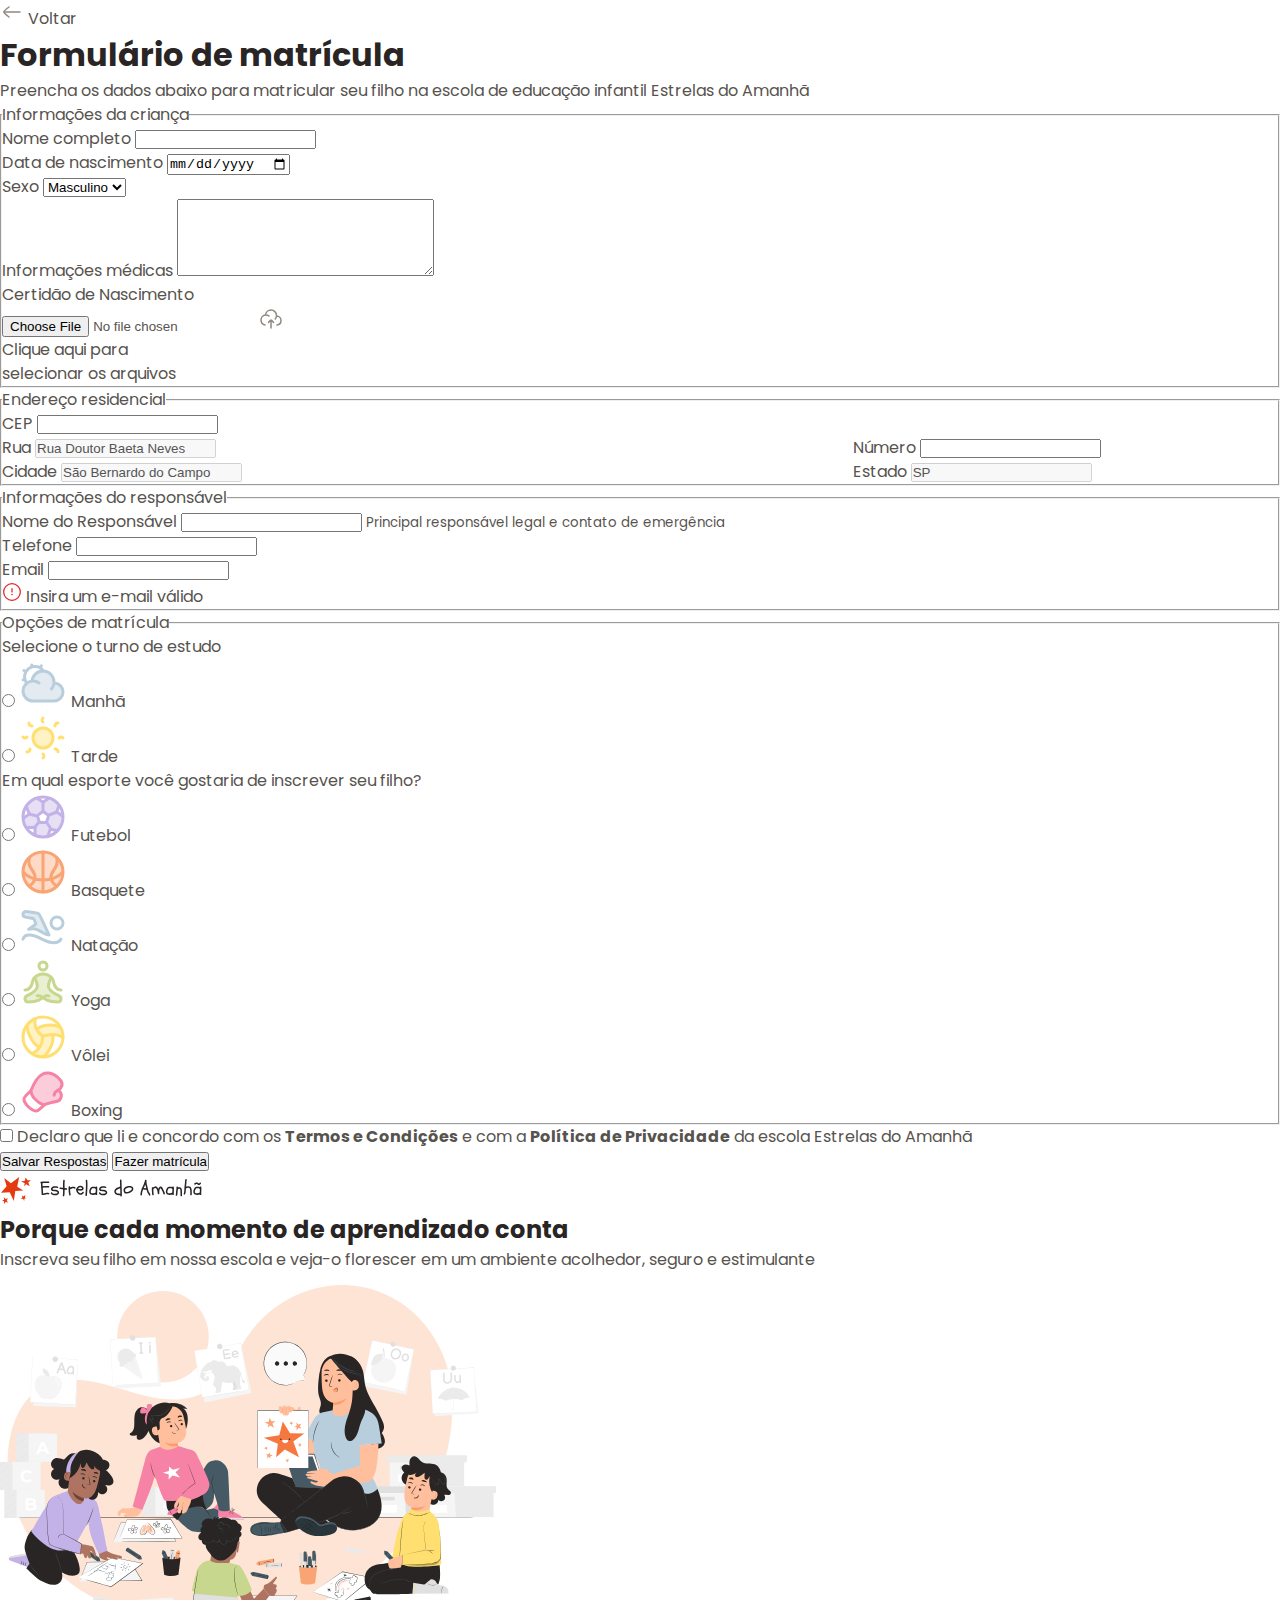
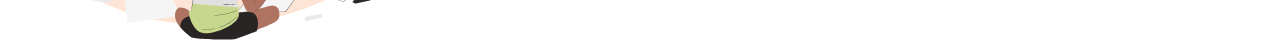
<file: formulario-matricula/index.html>
<!DOCTYPE html>
<html lang="pt-BR">
<head>
    <meta charset="UTF-8">
    <meta name="viewport" content="width=device-width, initial-scale=1.0">
    <title>Estrelas do Amanhã</title>
    <link rel="stylesheet" href="styles/index.css">
    <link rel="preconnect" href="https://fonts.googleapis.com">
    <link rel="preconnect" href="https://fonts.gstatic.com" crossorigin>
    <link href="https://fonts.googleapis.com/css2?family=Poppins:wght@400;500;600;700&display=swap" rel="stylesheet">
</head>
<body>
    <div id="app">
        <main>
            <div class="main-container">
                <header>
                    <div class="back">
                        <img src="assets/icons/arrow-left-02.svg" alt="">
                        <span>Voltar</span>
                    </div>
                    <h1>Formulário de matrícula</h1>
                    <p>Preencha os dados abaixo para matricular seu filho na escola de educação infantil Estrelas do Amanhã</p>
                </header>
                <form enctype="multipart/form-data" method="post">
                    <fieldset class="child-info">

                        <legend>Informações da criança</legend>
                        
                        <div class="input-wrapper">    
                            <label for="fullname">Nome completo</label>
                            <input type="text" id="fullname" name="fullname">
                        </div>
                        
                        <div class="input-wrapper">
                        <label for="birth">Data de nascimento</label>
                        <input type="date" id="birth" name="birth">
                        </div>
                        
                        <div class="select-wrapper">
                        <label for="gender">Sexo</label>
                        <select id="gender" name="gender">
                            <option value="M">Masculino</option>
                            <option value="F">Feminino</option>
                        </select>
                        </div>

                        <div class="textarea-wrapper">
                        <label for="medical-info">Informações médicas</label>
                        <textarea id="medical-info" name="medical-info" cols="30" rows="5"></textarea>
                        </div>

                        <div class="droparea-wrapper">
                            <label for="birth-file">Certidão de Nascimento</label>

                            <div class="dropzone">
                                <input type="file" id="birth-file" name="birth-file">
                                <img src="assets/icons/cloud-upload.svg" alt="">
                                <p>
                                    Clique aqui para <br>
                                    selecionar os arquivos
                                </p>
                            </div>
                        </div>
                    </fieldset>

                    <fieldset class="address">
                        <legend>Endereço residencial</legend>

                        <div class="input-wrapper">
                            <label for="cep">CEP</label>
                            <input id="cep" name="cep" type="text">
                        </div>

                        <div class="flex">
                            <div class="input-wrapper flex-2">
                                <label for="street">Rua</label>
                                <input id="street" name="street" type="text" disabled value="Rua Doutor Baeta Neves">
                            </div>
                            <div class="input-wrapper flex-1">
                                <label for="number">Número</label>
                                <input id="number" name="number" type="number">
                            </div>
                        </div>
                        <div class="flex">
                            <div class="input-wrapper flex-2">
                                <label for="city">Cidade</label>
                                <input id="city" name="city" type="text" disabled value="São Bernardo do Campo">
                            </div>
                            <div class="input-wrapper flex-1">
                                <label for="state">Estado</label>
                                <input id="state" name="state" type="text" disabled value="SP">
                            </div>
                        </div>
                    </fieldset>

                    <fieldset class="guardian">
                        <legend>Informações do responsável</legend>

                        <div class="input-wrapper">
                            <label for="guardian">Nome do Responsável</label>
                            <input type="text" id="guardian" name="guardian">
                            <small>Principal responsável legal e contato de emergência</small>
                        </div>

                        <div class="input-wrapper">
                            <label for="phone">Telefone</label>
                            <input type="tel" name="phone" id="phone">
                        </div>

                        <div class="input-wrapper">
                            <label for="mail">Email</label>
                            <input type="email" name="mail" id="mail" required>
                            <div class="error">
                                <img src="assets/icons/alert-circle.svg" alt="">
                                <span>Insira um e-mail válido</span>
                            </div>
                        </div>


                    </fieldset>

                    <fieldset class="enroll-options">
                        <legend>Opções de matrícula</legend>
                        <div class="input-wrapper">
                            <label>Selecione o turno de estudo</label>
                            <div class="radio-wrapper">
                                <div class="radio-inner">
                                    <div class="radio-image"></div>
                                    <input type="radio" name="study-shift" id="morning" value="morning">
                                    <img src="assets/icons/sun-cloud-02.svg" alt="">
                                    <label for="morning">Manhã</label>
                                </div>
                                <div class="radio-inner">
                                    <div class="radio-image"></div>
                                    <input type="radio" name="study-shift" id="evening" value="evening">
                                    <img src="assets/icons/sun-02.svg" alt="">
                                    <label for="evening">Tarde</label>
                                </div>
                            </div>
                        </div>

                        <div class="input-wrapper">
                            <label>Em qual esporte você gostaria de inscrever seu filho?</label>
                            <div class="radio-wrapper">
                                <div class="radio-inner">
                                    <div class="radio-image"></div>
                                    <input type="radio" name="sport" id="soccer">
                                    <img src="assets/icons/football.svg" alt="">
                                    <label for="soccer">Futebol</label>
                                </div>
                                <div class="radio-inner">
                                    <div class="radio-image"></div>
                                    <input type="radio" name="sport" id="basketball">
                                    <img src="assets/icons/basketball-02.svg" alt="">
                                    <label for="basketball">Basquete</label>
                                </div>
                                <div class="radio-inner">
                                    <div class="radio-image"></div>
                                    <input type="radio" name="sport" id="swimming">
                                    <img src="assets/icons/swimming.svg" alt="">
                                    <label for="swimming">Natação</label>
                                </div>
                                <div class="radio-inner">
                                    <div class="radio-image"></div>
                                    <input type="radio" name="sport" id="yoga">
                                    <img src="assets/icons/yoga-02.svg" alt="">
                                    <label for="yoga">Yoga</label>
                                </div>
                                <div class="radio-inner">
                                    <div class="radio-image"></div>
                                    <input type="radio" name="sport" id="volleyball">
                                    <img src="assets/icons/volleyball.svg" alt="">
                                    <label for="volleyball">Vôlei</label>
                                </div>
                                <div class="radio-inner">
                                    <div class="radio-image"></div>
                                    <input type="radio" name="sport" id="boxing">
                                    <img src="assets/icons/boxing-glove-01.svg" alt="">
                                    <label for="boxing">Boxing</label>
                                </div>
                            </div>
                        </div>
                    </fieldset>

                    <div class="terms-wrapper input-wrapper checkbox-wrapper">
                        <div class="checkbox-image"></div>
                        <input type="checkbox" name="terms" id="terms">
                        <label for="terms">Declaro que li e concordo com os 
                            <strong>Termos e Condições</strong> e com a 
                            <strong>Política de Privacidade</strong>
                            da escola Estrelas do Amanhã
                        </label>
                    </div>

                    <div class="actions-wrapper">
                        <button type="button" class="btn-secondary">Salvar Respostas</button>
                        <button class="btn-primary">Fazer matrícula</button>
                    </div>
                </form>
            </div>
        </main>

        <aside>
            <div class="aside-container">
                <header>
                    <img src="assets/Logo.svg" alt="">
                    <h2>Porque cada momento de <span>aprendizado</span> conta</h2>
                    <p>Inscreva seu filho em nossa escola e veja-o florescer em um ambiente acolhedor, seguro e estimulante</p>
                </header>
                    <img src="assets/Illustration.svg" alt="">
            </div>
        </aside>
    </div>
</body>
</html>
</file>
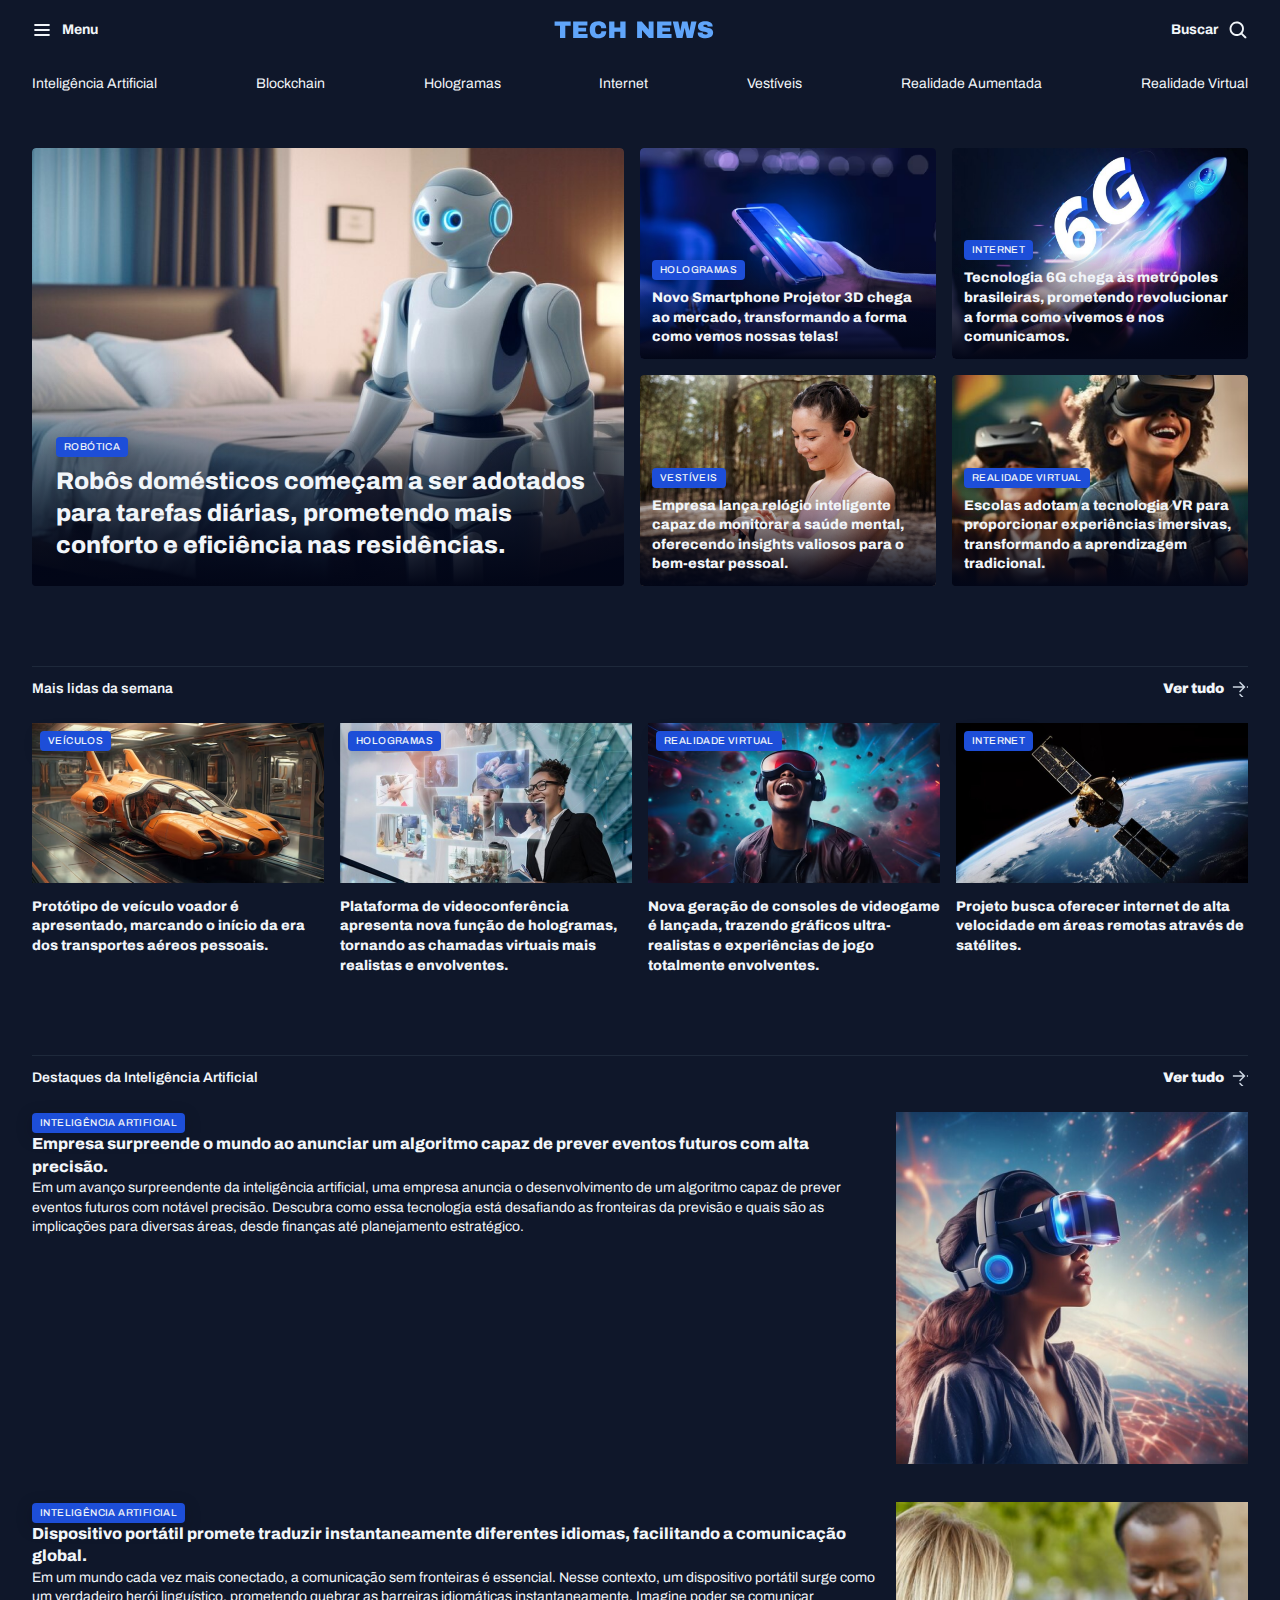
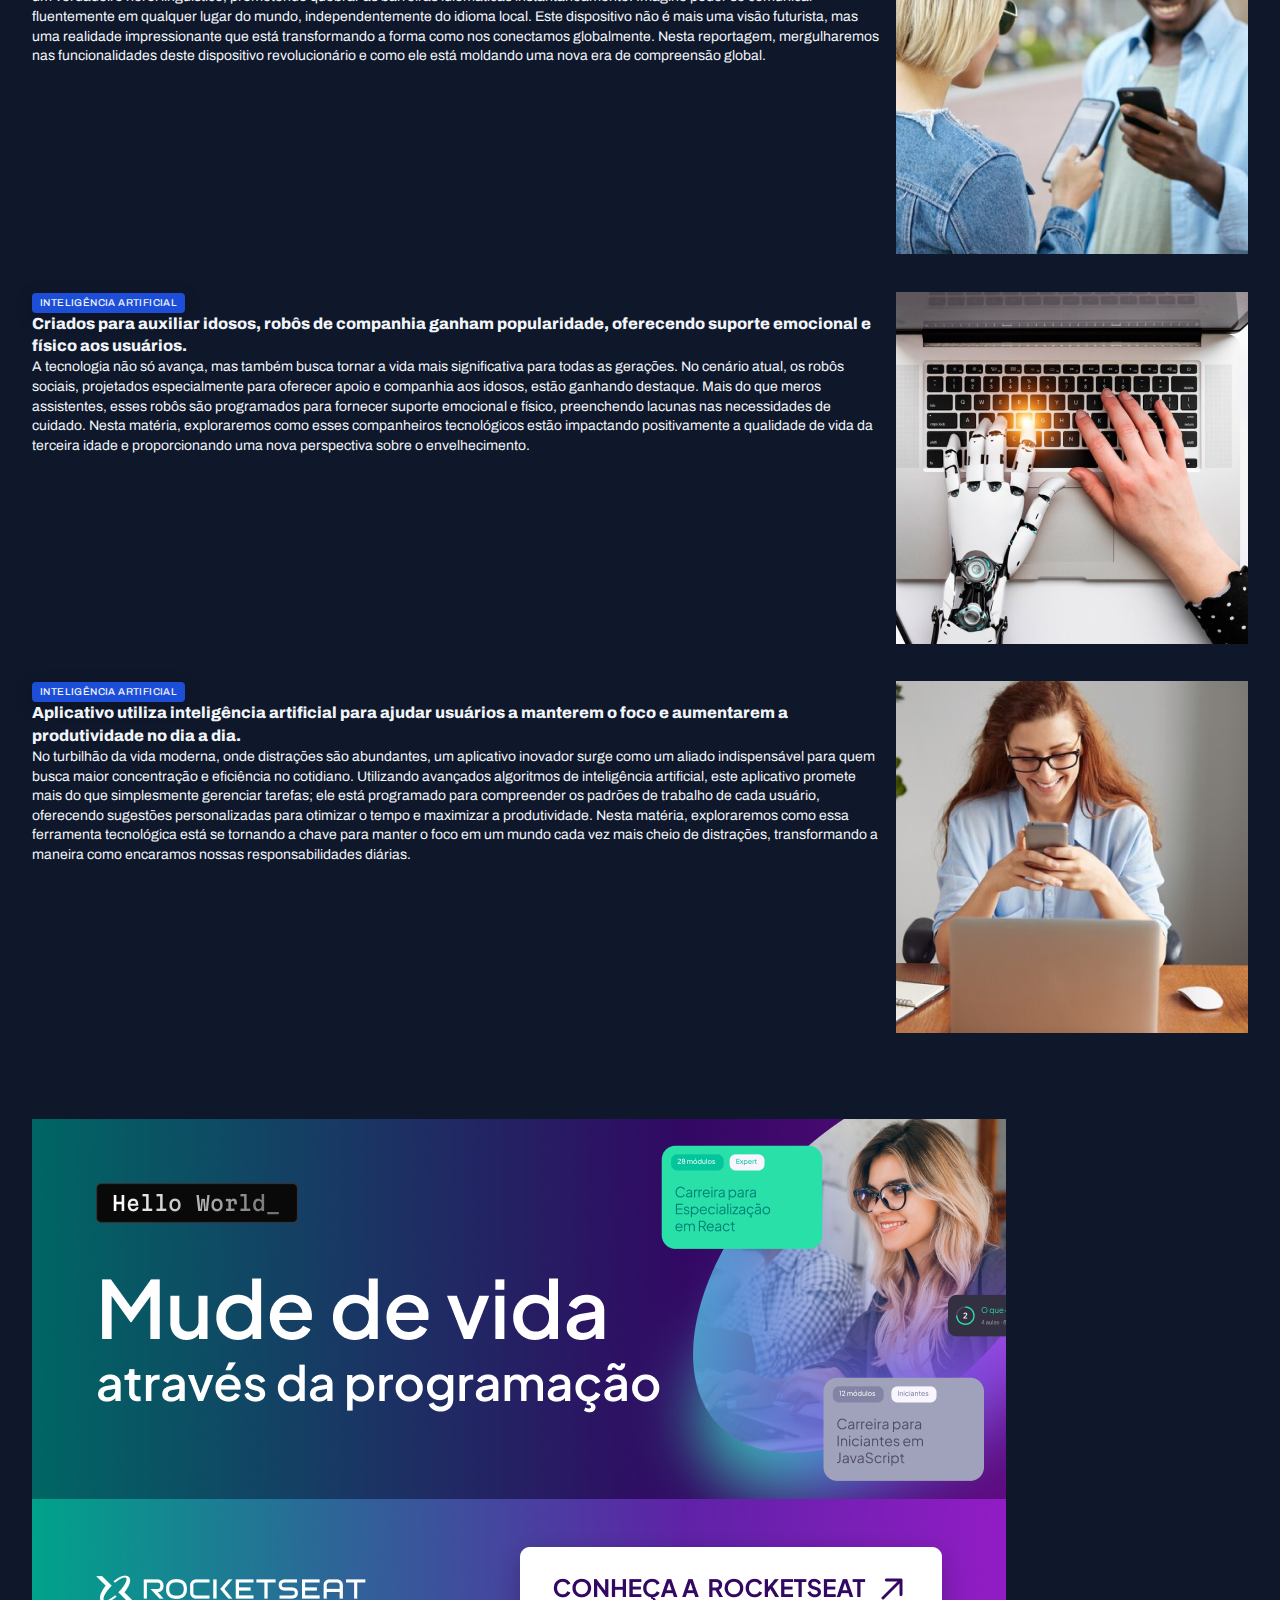
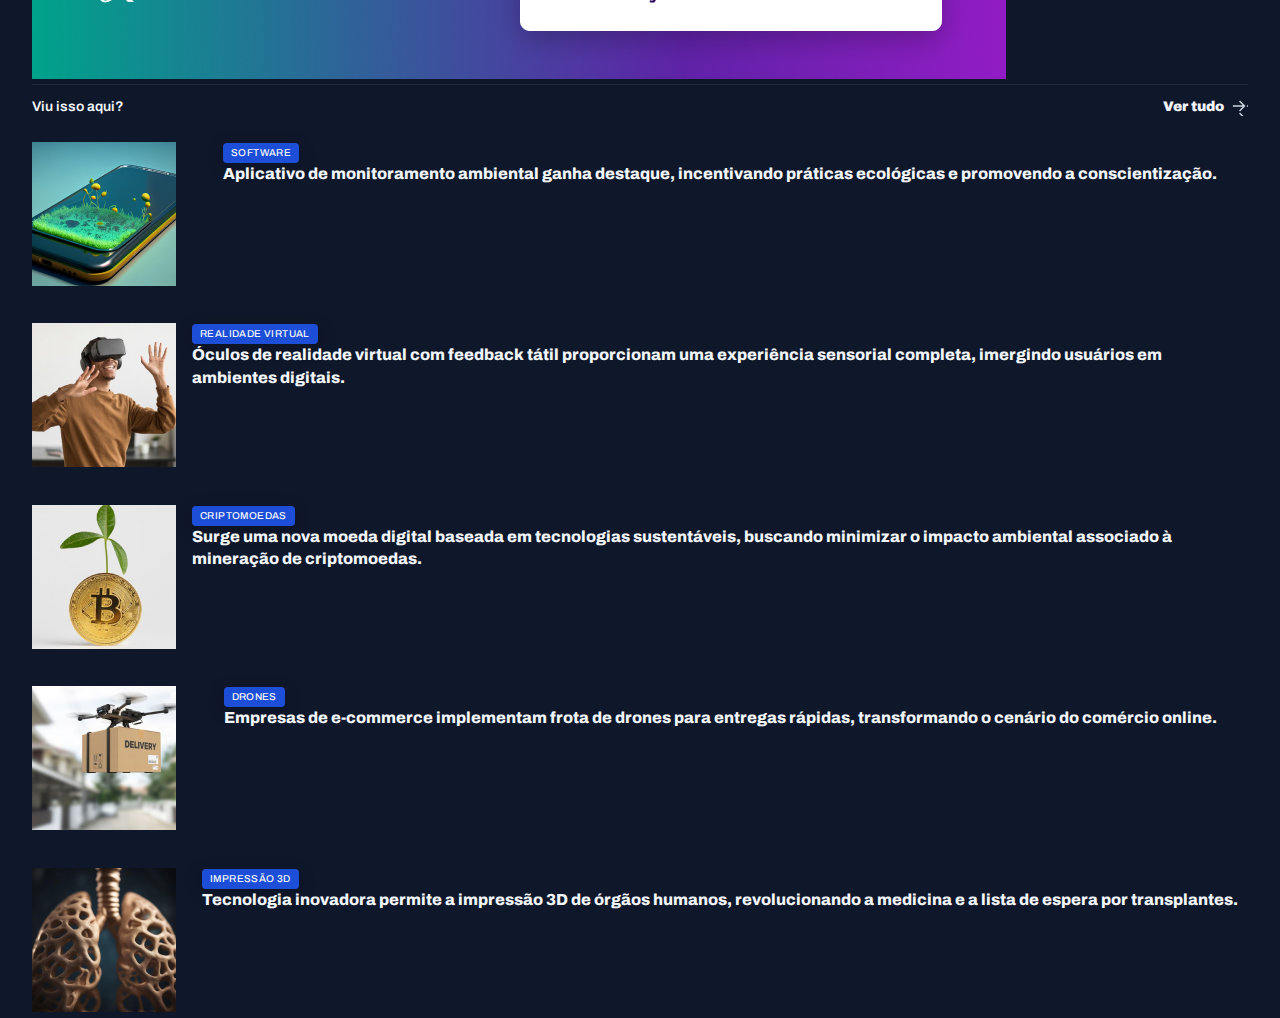
<file: portal-noticias/index.html>
<!DOCTYPE html>
<html lang="en">
<head>
    <meta charset="UTF-8">
    <meta name="viewport" content="width=device-width, initial-scale=1.0">
    <title>Portal de notícias</title>
    <link rel="stylesheet" href="styles/index.css">
    <link rel="preconnect" href="https://fonts.googleapis.com">
<link rel="preconnect" href="https://fonts.gstatic.com" crossorigin>
<link href="https://fonts.googleapis.com/css2?family=Archivo:ital,wght@0,100..900;1,100..900&display=swap" rel="stylesheet">
</head>
<body>
    <header class="container">
        <nav id="primary" class="grid grid-flow-col">
            <div>
                <img src="assets/icons/List.svg" alt="">
                <strong>Menu</strong>
            </div>
            <div>
                <img src="assets/Tech News.svg" alt="">
            </div>
            <div>
                <strong>Buscar</strong>
                <img src="assets/icons/MagnifyingGlass.svg" alt="">
            </div>
        </nav>
        <nav id="secondary" class="grid grid-flow-col">
            <a href="#">Inteligência Artificial</a>
            <a href="#">Blockchain</a>
            <a href="#">Hologramas</a>
            <a href="#">Internet</a>
            <a href="#">Vestíveis</a>
            <a href="#">Realidade Aumentada</a>
            <a href="#">Realidade Virtual</a>
        </nav>
    </header>
    <main class="container grid">
        <section id="featured" class="grid grid-flow-col gap-16">
            <figure class="card">
                <img src="assets/img/Image 01.png" alt="">
                <figcaption>
                    <span class="content-tag">Robótica</span>
                    <h2 class="text-2xl">Robôs domésticos começam a ser adotados para tarefas diárias, prometendo mais conforto e eficiência nas residências.</h2>
                </figcaption>
            </figure>
            <div class="grid grid-cols-2 gap-16">
                <figure class="card">
                    <img src="assets/img/Image 02.png" alt="">
                    <figcaption>
                        <span class="content-tag">Hologramas</span>
                        <h2 class="text-lg">Novo Smartphone Projetor 3D chega ao mercado, transformando a forma como vemos nossas telas!</h2>
                    </figcaption>
                </figure>
                <figure class="card">
                    <img src="assets/img/Image 03.png" alt="">
                    <figcaption>
                        <span class="content-tag">Internet</span>
                        <h2 class="text-lg">Tecnologia 6G chega às metrópoles brasileiras, prometendo revolucionar a forma como vivemos e nos comunicamos.</h2>
                    </figcaption>
                </figure>
                <figure class="card">
                    <img src="assets/img/Image 04.png" alt="">
                    <figcaption>
                        <span class="content-tag">Vestíveis</span>
                        <h2 class="text-lg">Empresa lança relógio inteligente capaz de monitorar a saúde mental, oferecendo insights valiosos para o bem-estar
                        pessoal.</h2>
                    </figcaption>
                </figure>
                <figure class="card">
                    <img src="assets/img/Image 05.png" alt="">
                    <figcaption>
                        <span class="content-tag">Realidade Virtual</span>
                        <h2 class="text-lg">Escolas adotam a tecnologia VR para proporcionar experiências imersivas, transformando a aprendizagem tradicional.</h2>
                    </figcaption>
                </figure>
            </div>
        </section>

        <section id="weekly">
            <header class="grid grid-flow-col">
                <h3>Mais lidas da semana</h3>
                <a href="#" class="grid grid-flow-col">
                    <strong>Ver tudo</strong>
                    <span></span>
                </a>
            </header>
            <div class="grid gap-16">
                <figure>
                    <span class="content-tag">Veículos</span>
                    <img src="assets/img/Image 06.png" alt="">
                    <p>Protótipo de veículo voador é apresentado, marcando o início da era dos transportes aéreos pessoais.</p>
                </figure>
                <figure>
                    <span class="content-tag">Hologramas</span>
                    <img src="assets/img/Image 07.png" alt="">
                    <p>Plataforma de videoconferência apresenta nova função de hologramas, tornando as chamadas virtuais mais realistas e
                        envolventes.</p>
                    </figure>
                    <figure>
                        <span class="content-tag">Realidade Virtual</span>
                        <img src="assets/img/Image 08.png" alt="">
                        <p>Nova geração de consoles de videogame é lançada, trazendo gráficos ultra-realistas e experiências de jogo totalmente
                            envolventes.</p>
                        </figure>
                        <figure>
                            <span class="content-tag">Internet</span>
                            <img src="assets/img/Image 09.png" alt="">
                            <p>Projeto busca oferecer internet de alta velocidade em áreas remotas através de satélites.</p>
                        </figure>
                    </div>
        </section>

        <section id="ai">
            <header class="grid grid-flow-col">
                <h3>Destaques da Inteligência Artificial</h3>
                <a href="#" class="grid grid-flow-col">
                    <strong>Ver tudo</strong>
                    <span></span>
                </a>
            </header>
            <div class="grid gap-32">
                <article class="grid grid-flow-col gap-16">
                    <div>
                        <span class="content-tag">Inteligência Artificial</span>
                        <h3 class="text-xl">Empresa surpreende o mundo ao anunciar um algoritmo capaz de prever eventos futuros com alta precisão.</h3>
                        <p class="text-sm">
                            Em um avanço surpreendente da inteligência artificial, uma empresa anuncia o desenvolvimento de um algoritmo capaz de
                            prever eventos futuros com notável precisão. Descubra como essa tecnologia está desafiando as fronteiras da previsão e
                            quais são as implicações para diversas áreas, desde finanças até planejamento estratégico.
                        </p>
                    </div>
                    <div><img src="assets/img/Image 10.png" alt=""></div>
                </article>
                <article class="grid grid-flow-col gap-16">
                    <div>
                        <span class="content-tag">Inteligência Artificial</span>
                        <h3 class="text-xl">Dispositivo portátil promete traduzir instantaneamente diferentes idiomas, facilitando a comunicação global.</h3>
                        <p class="text-sm">
                            Em um mundo cada vez mais conectado, a comunicação sem fronteiras é essencial. Nesse contexto, um dispositivo portátil
                            surge como um verdadeiro herói linguístico, prometendo quebrar as barreiras idiomáticas instantaneamente. Imagine poder
                            se comunicar fluentemente em qualquer lugar do mundo, independentemente do idioma local. Este dispositivo não é mais uma
                            visão futurista, mas uma realidade impressionante que está transformando a forma como nos conectamos globalmente. Nesta
                            reportagem, mergulharemos nas funcionalidades deste dispositivo revolucionário e como ele está moldando uma nova era de
                            compreensão global.
                        </p>
                    </div>
                    <div><img src="assets/img/Image 11.png" alt=""></div>
                </article>
                <article class="grid grid-flow-col gap-16">
                    <div>
                        <span class="content-tag">Inteligência Artificial</span>
                        <h3 class="text-xl">Criados para auxiliar idosos, robôs de companhia ganham popularidade, oferecendo suporte emocional e físico aos
                        usuários.</h3>
                        <p class="text-sm">
                            A tecnologia não só avança, mas também busca tornar a vida mais significativa para todas as gerações. No cenário atual,
                            os robôs sociais, projetados especialmente para oferecer apoio e companhia aos idosos, estão ganhando destaque. Mais do
                            que meros assistentes, esses robôs são programados para fornecer suporte emocional e físico, preenchendo lacunas nas
                            necessidades de cuidado. Nesta matéria, exploraremos como esses companheiros tecnológicos estão impactando positivamente
                            a qualidade de vida da terceira idade e proporcionando uma nova perspectiva sobre o envelhecimento.
                        </p>
                    </div>
                    <div><img src="assets/img/Image 12.png" alt=""></div>
                </article>
                <article class="grid grid-flow-col gap-16">
                    <div>
                        <span class="content-tag">Inteligência Artificial</span>
                        <h3 class="text-xl">Aplicativo utiliza inteligência artificial para ajudar usuários a manterem o foco e aumentarem a produtividade no dia a
                        dia.
                        </h3>
                        <p class="text-sm">
                            No turbilhão da vida moderna, onde distrações são abundantes, um aplicativo inovador surge como um aliado indispensável
                            para quem busca maior concentração e eficiência no cotidiano. Utilizando avançados algoritmos de inteligência
                            artificial, este aplicativo promete mais do que simplesmente gerenciar tarefas; ele está programado para compreender os
                            padrões de trabalho de cada usuário, oferecendo sugestões personalizadas para otimizar o tempo e maximizar a
                            produtividade. Nesta matéria, exploraremos como essa ferramenta tecnológica está se tornando a chave para manter o foco
                            em um mundo cada vez mais cheio de distrações, transformando a maneira como encaramos nossas responsabilidades diárias.
                        </p>
                    </div>
                    <div><img src="assets/img/Image 13.png" alt=""></div>
                </article>
            </div>
        </section>
        <div>
            <div id="ads"><img src="assets/img/Ads.png" alt=""></div>
            <section id="more">
                <header class="grid grid-flow-col">
                    <h3>Viu isso aqui?</h3>
                    <a href="#" class="grid grid-flow-col">
                        <strong>Ver tudo</strong>
                        <span></span>
                    </a>
                </header>
                <div class="grid gap-32">
                    <article class="grid grid-flow-col gap-16">
                        <div><img src="assets/img/Image 14.png" alt=""></div>
                        <div>
                            <span class="content-tag">Software</span>
                            <h3 class="text-xl">Aplicativo de monitoramento ambiental ganha destaque, incentivando práticas ecológicas e promovendo a conscientização.</h3>
                        </div>
                    </article>
                    <article class="grid grid-flow-col gap-16">
                        <div><img src="assets/img/Image 15.png" alt=""></div>
                        <div>
                            <span class="content-tag">Realidade Virtual</span>
                            <h3 class="text-xl">Óculos de realidade virtual com feedback tátil proporcionam uma experiência sensorial completa, imergindo usuários em
                            ambientes digitais.</h3>
                        </div>
                    </article>
                    <article class="grid grid-flow-col gap-16">
                        <div><img src="assets/img/Image 16.png" alt=""></div>
                        <div>
                            <span class="content-tag">Criptomoedas</span>
                            <h3 class="text-xl">Surge uma nova moeda digital baseada em tecnologias sustentáveis, buscando minimizar o impacto ambiental associado à
                            mineração de criptomoedas.</h3>
                        </div>
                    </article>
                    <article class="grid grid-flow-col gap-16">
                        <div><img src="assets/img/Image 17.png" alt=""></div>
                        <div>
                            <span class="content-tag">Drones</span>
                            <h3 class="text-xl">Empresas de e-commerce implementam frota de drones para entregas rápidas, transformando o cenário do comércio online.</h3>
                        </div>
                    </article>
                    <article class="grid grid-flow-col gap-16">
                        <div><img src="assets/img/Image 18.png" alt=""></div>
                        <div>
                            <span class="content-tag">Impressão 3D</span>
                            <h3 class="text-xl">Tecnologia inovadora permite a impressão 3D de órgãos humanos, revolucionando a medicina e a lista de espera por
                            transplantes.</h3>
                        </div>
                    </article>
                </div>
            </section>
        </div>
    </main>
</body>
</html>
</file>
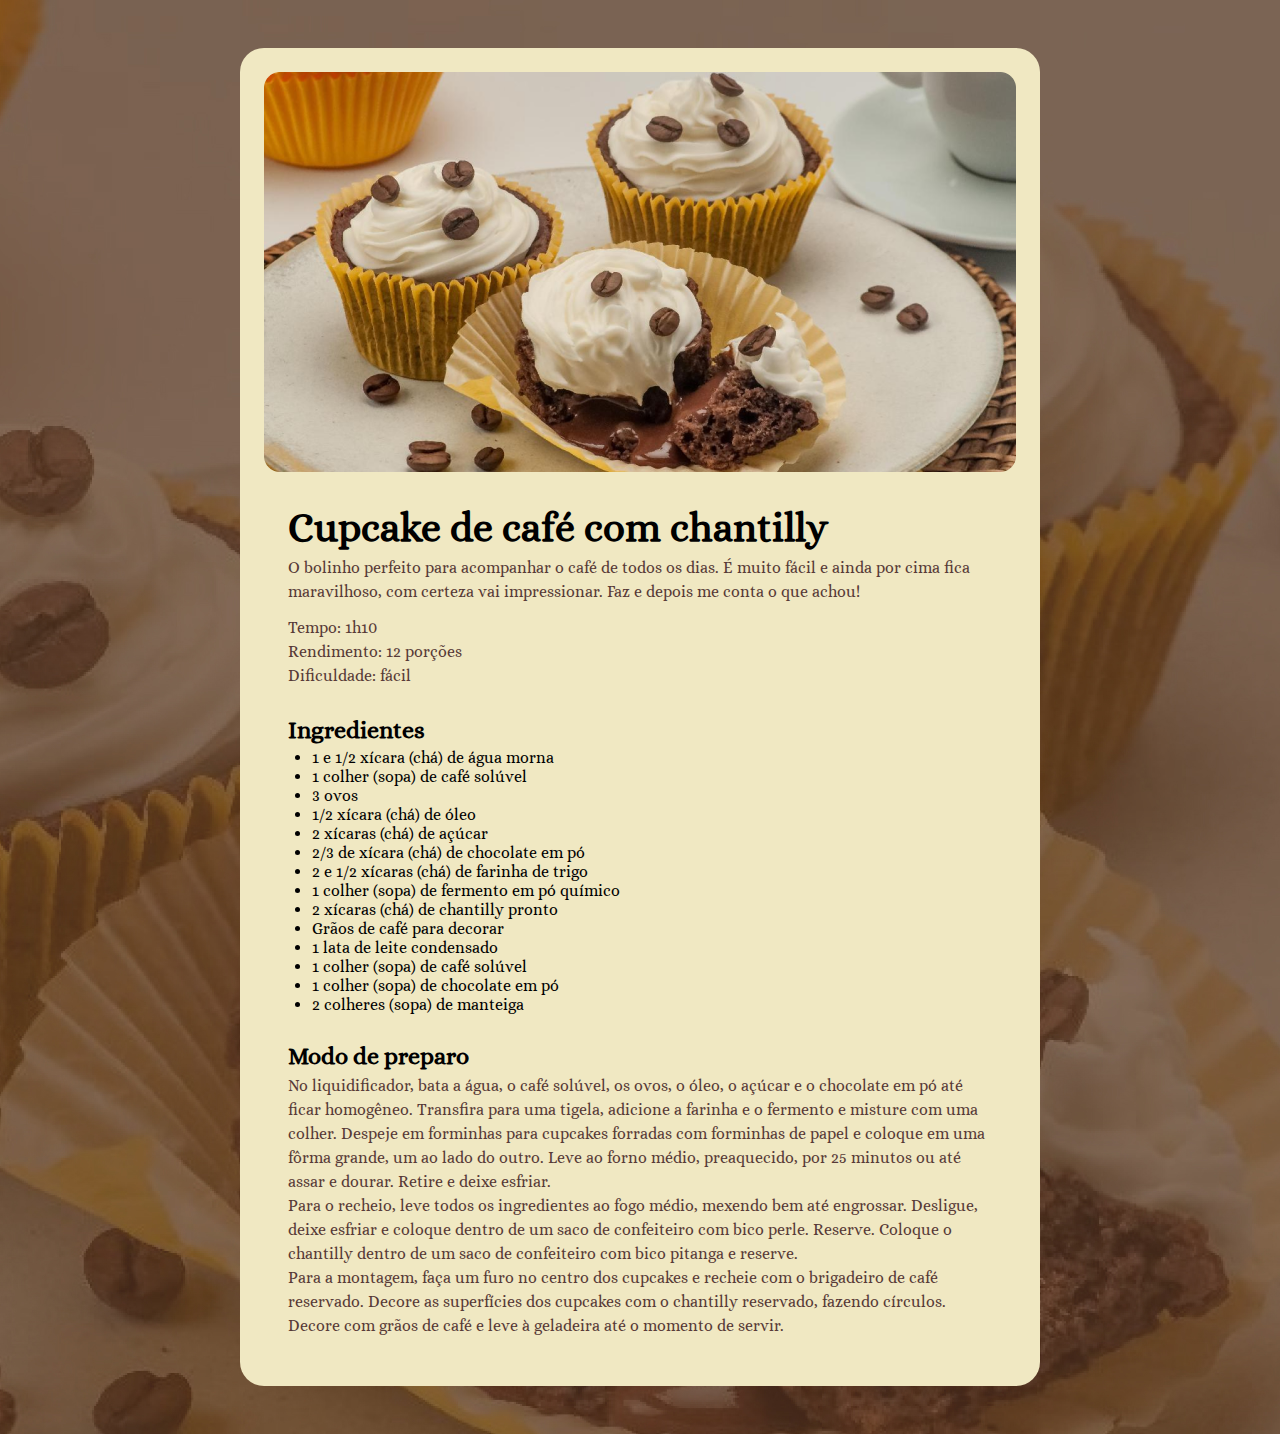
<file: projeto-html/index.html>
<!DOCTYPE html>
<html lang="pt-br">
<head>
    <meta charset="UTF-8">
    <meta name="viewport" content="width=device-width, initial-scale=1.0">
    <title>Página de receita</title>
    <link rel="stylesheet" href="styles.css">
    <link rel="preconnect" href="https://fonts.googleapis.com">
    <link rel="preconnect" href="https://fonts.gstatic.com" crossorigin>
    <link href="https://fonts.googleapis.com/css2?family=Alice&display=swap" rel="stylesheet">
</head>
<body>
    <div id="page">
        <img src="img/main-image.png" alt="Imagem de cupcakes">
        <main>
            <section id="about">
                <h1>Cupcake de café com chantilly</h1>
                <p>
                    O bolinho perfeito para acompanhar o café de todos os dias. É muito fácil e ainda por cima fica maravilhoso, com certeza
                vai impressionar. Faz e depois me conta o que achou!
                </p>
                <p>
                    Tempo: 1h10 <br>
                    Rendimento: 12 porções <br>
                    Dificuldade: fácil
                </p>
            </section>
            <section id="ingredients">
                <h2>Ingredientes</h2>
                <ul>
                    <li>1 e 1/2 xícara (chá) de água morna</li>
                    <li>1 colher (sopa) de café solúvel</li>
                    <li>3 ovos</li>
                    <li>1/2 xícara (chá) de óleo</li>
                    <li>2 xícaras (chá) de açúcar</li>
                    <li>2/3 de xícara (chá) de chocolate em pó</li>
                    <li>2 e 1/2 xícaras (chá) de farinha de trigo</li>
                    <li>1 colher (sopa) de fermento em pó químico</li>
                    <li>2 xícaras (chá) de chantilly pronto</li>
                    <li>Grãos de café para decorar</li>
                    <li>1 lata de leite condensado</li>
                    <li>1 colher (sopa) de café solúvel</li>
                    <li>1 colher (sopa) de chocolate em pó</li>
                    <li>2 colheres (sopa) de manteiga</li>
                </ul>
            </section>
            <section id="preparation">
                <h2>Modo de preparo</h2>
                <p>No liquidificador, bata a água, o café solúvel, os ovos, o óleo, o açúcar e o chocolate em pó até ficar homogêneo.
                Transfira para uma tigela, adicione a farinha e o fermento e misture com uma colher. Despeje em forminhas para cupcakes
                forradas com forminhas de papel e coloque em uma fôrma grande, um ao lado do outro. Leve ao forno médio, preaquecido,
                por 25 minutos ou até assar e dourar. Retire e deixe esfriar.</p>
                <p>Para o recheio, leve todos os ingredientes ao fogo médio, mexendo bem até engrossar. Desligue, deixe esfriar e coloque
                dentro de um saco de confeiteiro com bico perle. Reserve. Coloque o chantilly dentro de um saco de confeiteiro com bico
                pitanga e reserve.</p>
                <p>Para a montagem, faça um furo no centro dos cupcakes e recheie com o brigadeiro de café reservado. Decore as superfícies
                dos cupcakes com o chantilly reservado, fazendo círculos. Decore com grãos de café e leve à geladeira até o momento de
                servir.</p>
            </section>
        </main>
    </div>
</body>
</html>
</file>
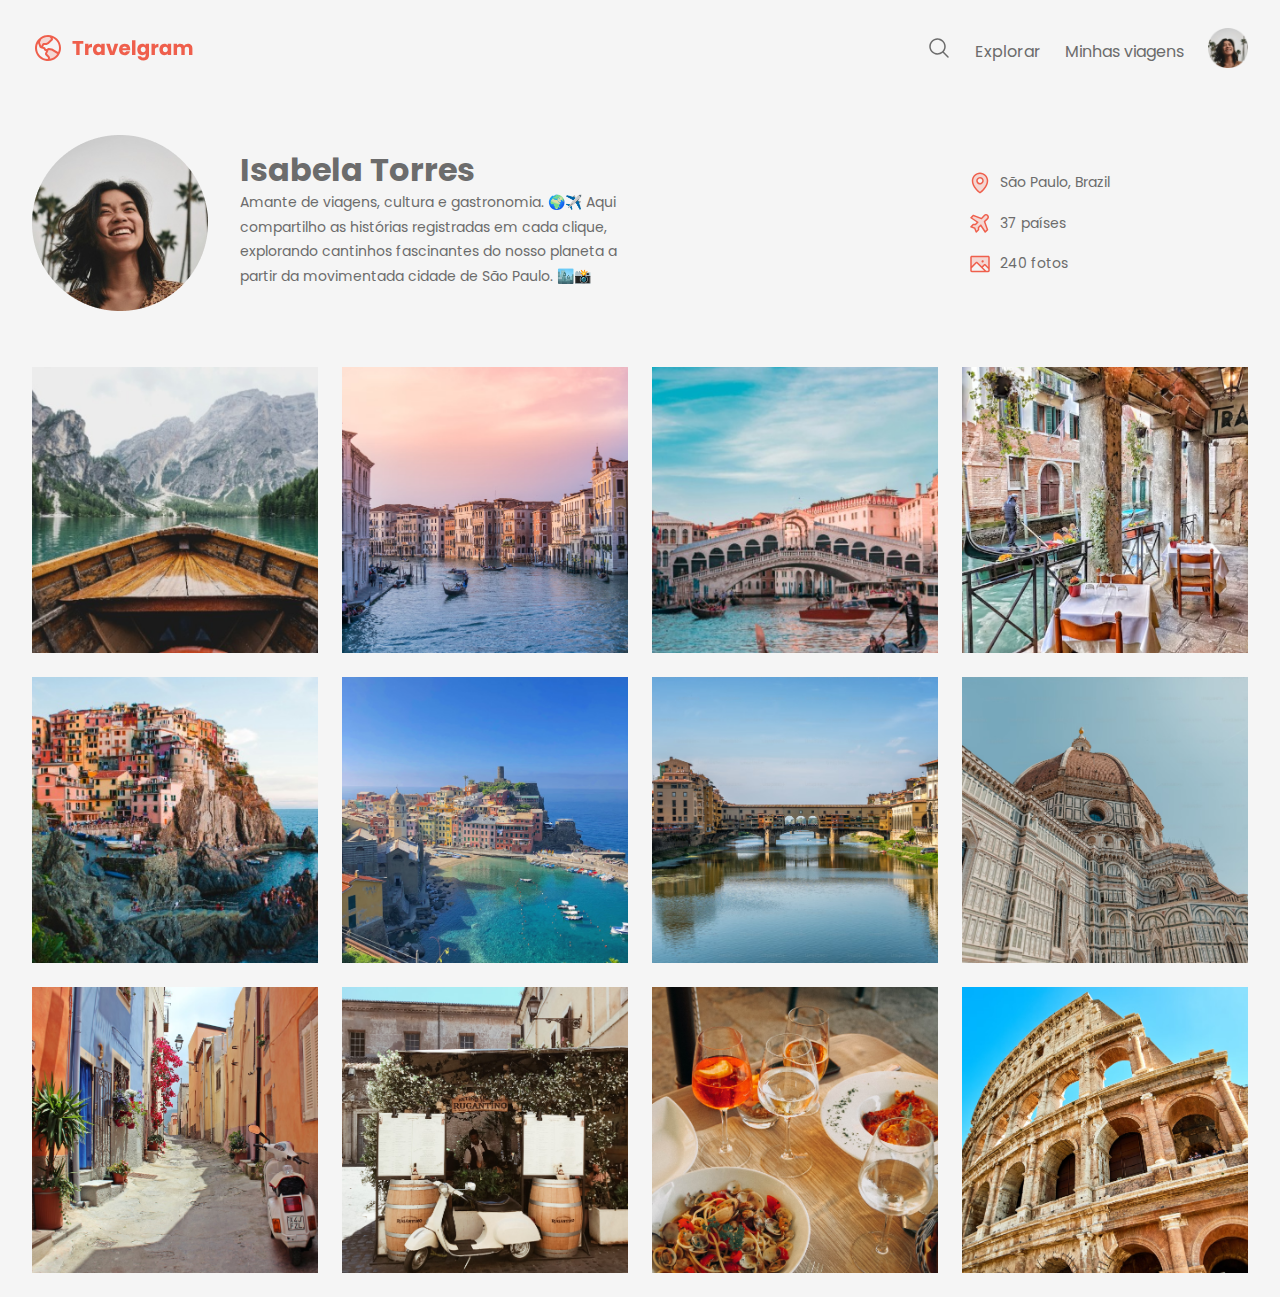
<file: travelgram/index.html>
<!DOCTYPE html>
<html lang="pt-br">
    <head>
        <meta charset="UTF-8">
        <meta name="viewport" content="width=device-width, initial-scale=1.0">
        <title>Travelgram</title>
        <link rel="stylesheet" href="styles/index.css">
        <link rel="preconnect" href="https://fonts.googleapis.com">
        <link rel="preconnect" href="https://fonts.gstatic.com" crossorigin>
        <link href="https://fonts.googleapis.com/css2?family=Poppins:wght@400;700&display=swap" rel="stylesheet">
    </head>
    <body>
        <div class="surface-color">
            <nav class="container">
                <a href="#" id="logo">
                    <img src="assets/Logo.svg" alt="Logomarca">
                </a>
                <ul id="primary-menu">
                    <li>
                        <a href="">
                            <img src="assets/icons/MagnifyingGlass.svg" alt="">
                        </a>
                    </li>
                    <li><a href="">Explorar</a></li>
                    <li><a href="">Minhas viagens</a></li>
                    <li><a href=""><img src="assets/images/Profile pic.png" alt=""></a></li>
                </ul>
            </nav>
            <header>
                <div class="container">
                    <div id="profile">
                        <img src="assets/images/Profile pic.png" alt="Imagem de Isabela Torres">
                        <div>
                            <h1>Isabela Torres</h1>
                            <p>Amante de viagens, cultura e gastronomia. 🌍✈️
                            Aqui compartilho as histórias registradas em cada clique, explorando cantinhos fascinantes do nosso planeta a partir da
                            movimentada cidade de São Paulo. 🏙️📸</p>
                        </div>
                    </div>
                    <ul id="info">
                        <li><img src="assets/icons/MapPin.svg" alt=""><span>São Paulo, Brazil</span></li>
                        <li><img src="assets/icons/AirplaneTilt.svg" alt=""><span>37 países</span></li>
                        <li><img src="assets/icons/Image.svg" alt=""><span>240 fotos</span></li>
                    </ul>
                </div>
            </header>
            <main class="container">
                <img src="assets/images/Image 01.png" alt="">
                <img src="assets/images/Image 02.png" alt="">
                <img src="assets/images/Image 03.png" alt="">
                <img src="assets/images/Image 04.png" alt="">
                <img src="assets/images/Image 05.png" alt="">
                <img src="assets/images/Image 06.png" alt="">
                <img src="assets/images/Image 07.png" alt="">
                <img src="assets/images/Image 08.png" alt="">
                <img src="assets/images/Image 09.png" alt="">
                <img src="assets/images/Image 10.png" alt="">
                <img src="assets/images/Image 11.png" alt="">
                <img src="assets/images/Image 12.png" alt="">
            </main>
        </div>
    </body>
</html>
</file>
<file: formulario-matricula/styles/index.css>
@import url(global.css);
</file>
<file: portal-noticias/styles/index.css>
@import url(global.css);
@import url(utility.css);
@import url(header.css);
@import url(sections.css);
</file>
<file: projeto-html/styles.css>
*{
    margin: 0;
    padding: 0;
}

body {
    font-family: 'Alice', serif;
    background-image: url(img/bg-image.jpg);
    background-size: cover;
}

#page {
    box-sizing: border-box;
    background-color: #F0E8C2;
    width: 800px;
    margin: 48px auto;
    padding: 24px;
    border-radius: 24px;
}

section + section{
    margin-top: 24px;
}

main{
    padding: 24px;
}

#about p + p{
    margin-top: 12px;
}

h1 {
    font-size: 40px;
    line-height: 140%;
}
h2 {
    font-size: 24px;
    line-height: 150%;
}

h1+h2{
    color: #291B1A;
    margin-bottom: 4px;
}

p {
    color: #573A37;
    font-size: 16px;
    line-height: 150%;
}

ul {
    padding-left: 24px;
}
</file>
<file: travelgram/styles/index.css>
@import url(global.css);
@import url(nav.css);
@import url(header.css);
@import url(main.css);
</file>
